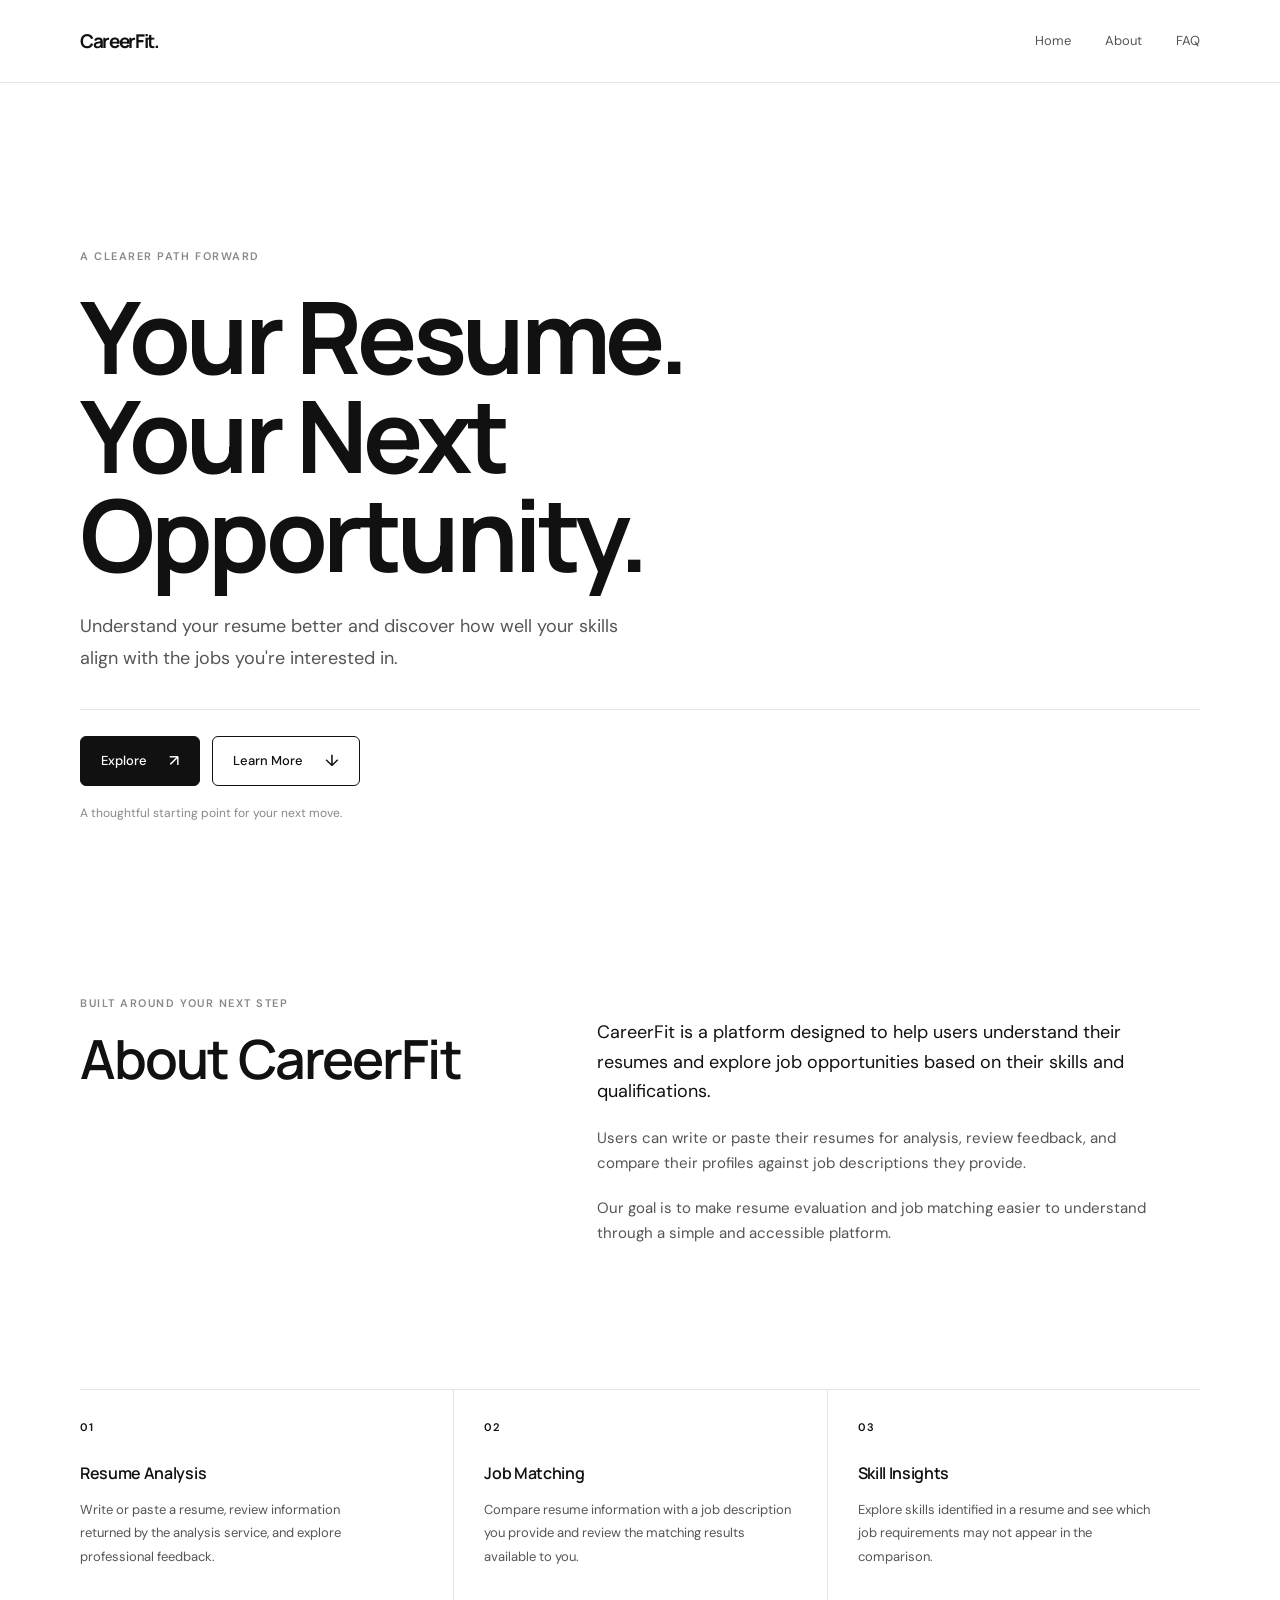
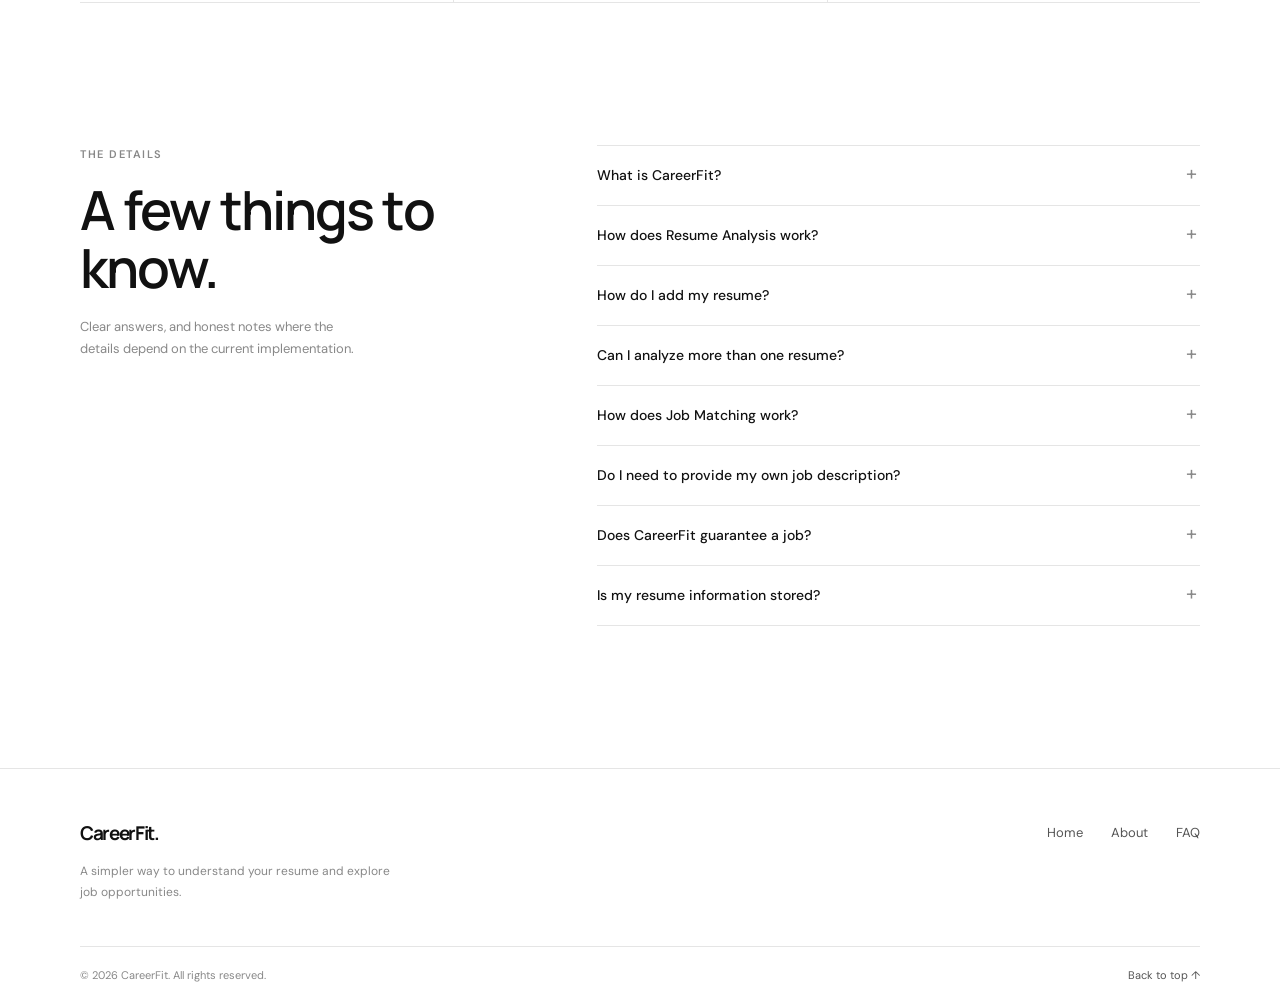
<file: SmartResumeAnalyzer/frontend/index.html>
<!doctype html>
<html lang="en">
  <head>
    <meta charset="utf-8">
    <meta name="viewport" content="width=device-width, initial-scale=1">
    <meta name="theme-color" content="#ffffff">
    <meta
      name="description"
      content="Understand your resume and explore how your skills align with the jobs you're interested in."
    >
    <title>CareerFit — Your Resume. Your Next Opportunity.</title>
    <link rel="preconnect" href="https://fonts.googleapis.com">
    <link rel="preconnect" href="https://fonts.gstatic.com" crossorigin>
    <link
      href="https://fonts.googleapis.com/css2?family=DM+Sans:wght@400;500;600&family=Manrope:wght@400;500;600;700;800&display=swap"
      rel="stylesheet"
    >
    <link rel="stylesheet" href="css/style.css">
  </head>
  <body>
    <header class="site-header" id="home">
      <div class="header-inner">
        <a class="wordmark" href="#home" aria-label="CareerFit home">CareerFit<span>.</span></a>
        <nav class="primary-nav" aria-label="Main navigation">
          <a href="#home" aria-current="page">Home</a>
          <a href="#about">About</a>
          <a href="#faq">FAQ</a>
        </nav>
      </div>
    </header>

    <main>
      <section class="hero page-width" aria-labelledby="hero-title">
        <p class="eyebrow">A clearer path forward</p>
        <h1 id="hero-title">Your Resume.<br>Your Next Opportunity.</h1>
        <p class="hero-copy">
          Understand your resume better and discover how well your skills align
          with the jobs you're interested in.
        </p>
        <div class="hero-rule" aria-hidden="true"></div>
        <div class="hero-actions">
          <a class="button button-primary" href="login.html">Explore<span aria-hidden="true">↗</span></a>
          <a class="button button-secondary" href="#about">Learn More<span aria-hidden="true">↓</span></a>
        </div>
        <p class="hero-note">A thoughtful starting point for your next move.</p>
      </section>

      <section class="about-section page-width section-space" id="about" aria-labelledby="about-title">
        <div class="section-intro">
          <p class="eyebrow">Built around your next step</p>
          <h2 id="about-title">About CareerFit</h2>
        </div>
        <div class="about-content">
          <p class="about-lede">
            CareerFit is a platform designed to help users understand their resumes
            and explore job opportunities based on their skills and qualifications.
          </p>
          <p>
            Users can write or paste their resumes for analysis, review feedback, and
            compare their profiles against job descriptions they provide.
          </p>
          <p>
            Our goal is to make resume evaluation and job matching easier to understand
            through a simple and accessible platform.
          </p>
        </div>
      </section>

      <section class="features page-width" aria-label="CareerFit features">
        <article class="feature">
          <p class="feature-number">01</p>
          <h3>Resume Analysis</h3>
          <p>Write or paste a resume, review information returned by the analysis service, and explore professional feedback.</p>
        </article>
        <article class="feature">
          <p class="feature-number">02</p>
          <h3>Job Matching</h3>
          <p>Compare resume information with a job description you provide and review the matching results available to you.</p>
        </article>
        <article class="feature">
          <p class="feature-number">03</p>
          <h3>Skill Insights</h3>
          <p>Explore skills identified in a resume and see which job requirements may not appear in the comparison.</p>
        </article>
      </section>

      <section class="faq-section page-width section-space" id="faq" aria-labelledby="faq-title">
        <div class="section-intro faq-intro">
          <p class="eyebrow">The details</p>
          <h2 id="faq-title">A few things to know.</h2>
          <p>Clear answers, and honest notes where the details depend on the current implementation.</p>
        </div>
        <div class="faq-list">
          <details class="faq-item">
            <summary>What is CareerFit?</summary>
            <p>CareerFit is designed to help you understand your resume and explore how your skills may align with job opportunities.</p>
          </details>
          <details class="faq-item">
            <summary>How does Resume Analysis work?</summary>
            <p>Write or paste your resume text and request analysis. Results depend on the analysis service connected to the application.</p>
          </details>
          <details class="faq-item">
            <summary>How do I add my resume?</summary>
            <p>Write or paste your resume as plain text in the Resume Analyzer. File uploads are not part of this workflow.</p>
          </details>
          <details class="faq-item">
            <summary>Can I analyze more than one resume?</summary>
            <p>This has not been confirmed in the current project files. The number of resumes you can analyze may depend on the implementation available to you.</p>
          </details>
          <details class="faq-item">
            <summary>How does Job Matching work?</summary>
            <p>The intended workflow compares information from a resume with job requirements and shows matching results. The exact comparison depends on the current implementation.</p>
          </details>
          <details class="faq-item">
            <summary>Do I need to provide my own job description?</summary>
            <p>The described matching workflow uses a job description you provide. Please check the current application for the options available in your version.</p>
          </details>
          <details class="faq-item">
            <summary>Does CareerFit guarantee a job?</summary>
            <p>No. Resume feedback and matching results are informational and cannot guarantee an interview, offer, or job.</p>
          </details>
          <details class="faq-item">
            <summary>Is my resume information stored?</summary>
            <p>Resume text is sent only to the connected backend when you explicitly save or analyze it. The current frontend does not keep resume text in browser storage.</p>
          </details>
        </div>
      </section>
    </main>

    <footer class="site-footer">
      <div class="footer-main page-width">
        <div class="footer-brand">
          <a class="wordmark" href="#home" aria-label="CareerFit home">CareerFit<span>.</span></a>
          <p>A simpler way to understand your resume and explore job opportunities.</p>
        </div>
        <nav class="footer-nav" aria-label="Footer navigation">
          <a href="#home">Home</a>
          <a href="#about">About</a>
          <a href="#faq">FAQ</a>
        </nav>
      </div>
      <div class="footer-bottom page-width">
        <p>© 2026 CareerFit. All rights reserved.</p>
        <a href="#home" class="back-to-top">Back to top ↑</a>
      </div>
    </footer>
  </body>
</html>
</file>
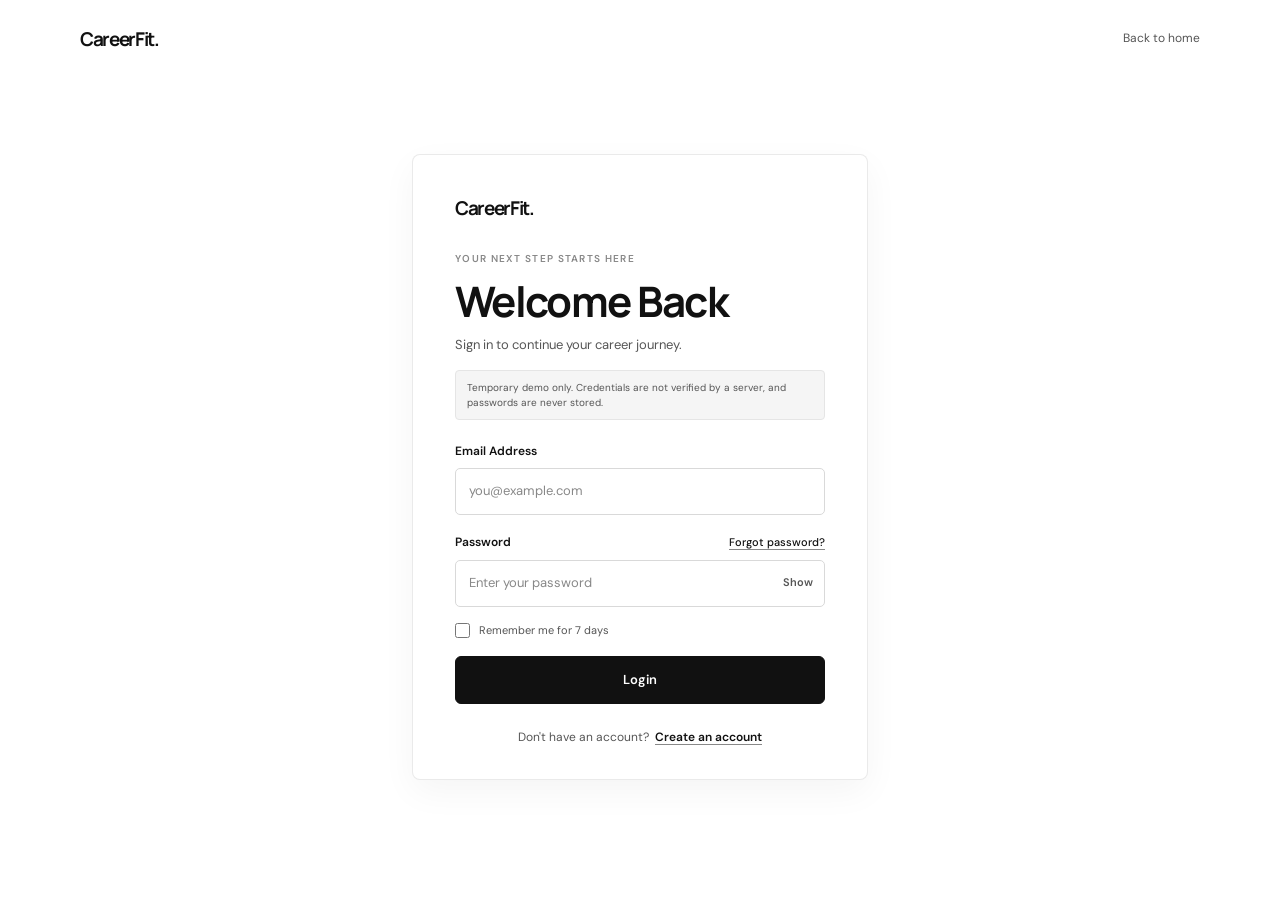
<file: SmartResumeAnalyzer/frontend/dashboard.html>
<!doctype html>
<html lang="en">
  <head>
    <meta charset="utf-8">
    <meta name="viewport" content="width=device-width, initial-scale=1">
    <meta name="theme-color" content="#f5f5f5">
    <meta name="description" content="Your CareerFit career workspace.">
    <title>Dashboard | CareerFit</title>
    <link rel="preconnect" href="https://fonts.googleapis.com">
    <link rel="preconnect" href="https://fonts.gstatic.com" crossorigin>
    <link
      href="https://fonts.googleapis.com/css2?family=DM+Sans:wght@400;500;600&family=Manrope:wght@400;500;600;700;800&display=swap"
      rel="stylesheet"
    >
    <link rel="stylesheet" href="css/dashboard.css">
    <link rel="stylesheet" href="css/editor.css">
    <script src="js/api.js" defer></script>
    <script src="js/services/careerfit.js" defer></script>
    <script src="js/session.js" defer></script>
    <script src="js/dashboard.js" defer></script>
  </head>
  <body>
    <div class="app-shell">
      <div class="sidebar-scrim" data-sidebar-scrim></div>
      <aside class="sidebar" id="app-sidebar" aria-label="CareerFit navigation">
        <a class="wordmark" href="index.html" aria-label="CareerFit home">CareerFit<span>.</span></a>

        <nav class="side-nav" aria-label="Main navigation">
          <p class="nav-caption">Workspace</p>
          <a class="nav-link" href="#dashboard" data-route="dashboard">
            <svg viewBox="0 0 24 24" aria-hidden="true"><rect x="3" y="3" width="8" height="8" rx="1"/><rect x="13" y="3" width="8" height="5" rx="1"/><rect x="13" y="10" width="8" height="11" rx="1"/><rect x="3" y="13" width="8" height="8" rx="1"/></svg>
            <span>Dashboard</span>
          </a>
          <a class="nav-link" href="#resume-analyzer" data-route="resume-analyzer" data-new-resume>
            <svg viewBox="0 0 24 24" aria-hidden="true"><path d="M14 2H6a2 2 0 0 0-2 2v16a2 2 0 0 0 2 2h12a2 2 0 0 0 2-2V8z"/><path d="M14 2v6h6M8 13h8M8 17h8M8 9h2"/></svg>
            <span>Resume Analyzer</span>
          </a>
          <a class="nav-link" href="#job-matcher" data-route="job-matcher">
            <svg viewBox="0 0 24 24" aria-hidden="true"><circle cx="11" cy="11" r="7"/><path d="m20 20-4-4M8 11h6M11 8v6"/></svg>
            <span>Job Matcher</span>
          </a>
          <a class="nav-link" href="#my-resumes" data-route="my-resumes">
            <svg viewBox="0 0 24 24" aria-hidden="true"><path d="M4 5.5A2.5 2.5 0 0 1 6.5 3H20v16H6.5A2.5 2.5 0 0 1 4 16.5z"/><path d="M4 16.5A2.5 2.5 0 0 1 6.5 14H20M8 7h8M8 10h6"/></svg>
            <span>My Resumes</span>
          </a>
          <a class="nav-link" href="#match-history" data-route="match-history">
            <svg viewBox="0 0 24 24" aria-hidden="true"><path d="M3 12a9 9 0 1 0 2.64-6.36L3 8"/><path d="M3 3v5h5M12 7v5l3 2"/></svg>
            <span>Match History</span>
          </a>
        </nav>

        <nav class="side-nav side-nav-bottom" aria-label="Account navigation">
          <p class="nav-caption">Account</p>
          <a class="nav-link" href="#profile" data-route="profile">
            <svg viewBox="0 0 24 24" aria-hidden="true"><circle cx="12" cy="8" r="4"/><path d="M5 21a7 7 0 0 1 14 0"/></svg>
            <span>Profile</span>
          </a>
          <a class="nav-link" href="#settings" data-route="settings">
            <svg viewBox="0 0 24 24" aria-hidden="true"><path d="M12 8a4 4 0 1 0 0 8 4 4 0 0 0 0-8z"/><path d="m19.4 15 .1.1 1.4 1.1-1.4 2.4-1.7-.7a8 8 0 0 1-1.6.9l-.3 1.8h-2.8l-.3-1.8a8 8 0 0 1-1.6-.9l-1.7.7-1.4-2.4 1.4-1.1a7 7 0 0 1 0-1.9l-1.4-1.2 1.4-2.4 1.7.7a8 8 0 0 1 1.6-.9l.3-1.8h2.8l.3 1.8a8 8 0 0 1 1.6.9l1.7-.7 1.4 2.4-1.4 1.2a7 7 0 0 1-.1 1.8z" transform="translate(-1 -1) scale(1.08)"/></svg>
            <span>Settings</span>
          </a>
          <a class="nav-link logout-link" href="login.html" data-logout>
            <svg viewBox="0 0 24 24" aria-hidden="true"><path d="M10 17l5-5-5-5M15 12H3"/><path d="M12 3h6a2 2 0 0 1 2 2v14a2 2 0 0 1-2 2h-6"/></svg>
            <span>Logout</span>
          </a>
        </nav>
        <p class="sidebar-footnote" data-session-status role="status" aria-live="polite">Temporary demo session</p>
      </aside>

      <div class="main-column">
        <header class="topbar">
          <button class="menu-toggle" type="button" aria-label="Open navigation" aria-controls="app-sidebar" aria-expanded="false" data-menu-toggle>
            <svg viewBox="0 0 24 24" aria-hidden="true"><path d="M4 6h16M4 12h16M4 18h16"/></svg>
          </button>
          <a class="wordmark mobile-wordmark" href="index.html" aria-label="CareerFit home">CareerFit<span>.</span></a>
          <span class="topbar-label">Career workspace</span>
        </header>
        <main class="page-content" id="page-content" tabindex="-1"></main>
      </div>
    </div>
  </body>
</html>
</file>
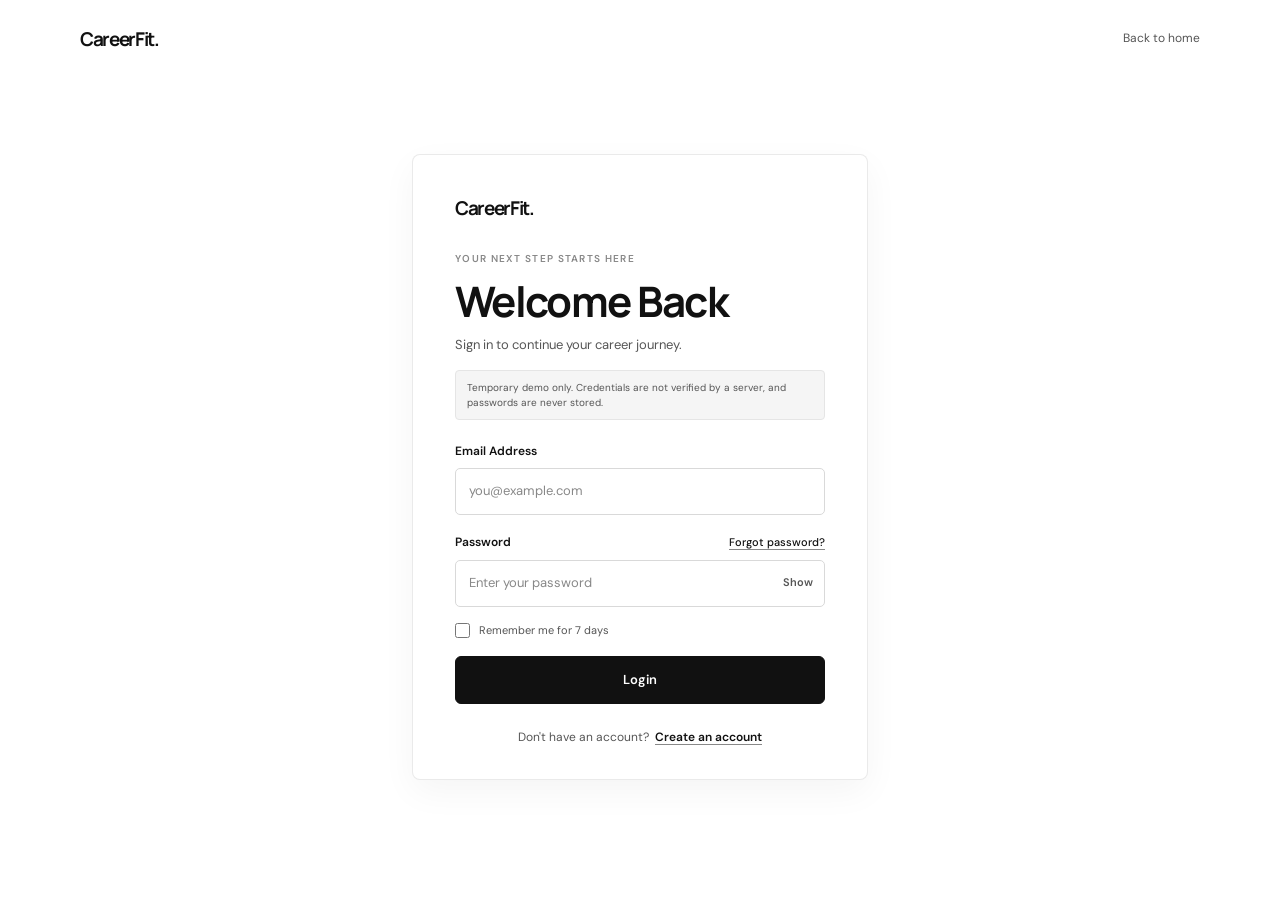
<file: SmartResumeAnalyzer/frontend/login.html>
<!doctype html>
<html lang="en">
  <head>
    <meta charset="utf-8">
    <meta name="viewport" content="width=device-width, initial-scale=1">
    <meta name="theme-color" content="#ffffff">
    <meta name="description" content="Sign in to CareerFit.">
    <title>Sign In | CareerFit</title>
    <link rel="preconnect" href="https://fonts.googleapis.com">
    <link rel="preconnect" href="https://fonts.gstatic.com" crossorigin>
    <link
      href="https://fonts.googleapis.com/css2?family=DM+Sans:wght@400;500;600&family=Manrope:wght@400;500;600;700;800&display=swap"
      rel="stylesheet"
    >
    <link rel="stylesheet" href="css/auth.css">
    <script src="js/session.js" defer></script>
    <script src="js/auth.js" defer></script>
  </head>
  <body>
    <header class="auth-header">
      <a class="wordmark" href="index.html" aria-label="CareerFit home">CareerFit<span>.</span></a>
      <a class="back-link" href="index.html">Back to home</a>
    </header>

    <main class="auth-main">
      <section class="auth-card" aria-labelledby="auth-title">
        <a class="wordmark card-wordmark" href="index.html" aria-label="CareerFit home">CareerFit<span>.</span></a>
        <p class="eyebrow">Your next step starts here</p>
        <h1 id="auth-title">Welcome Back</h1>
        <p class="auth-subtitle">Sign in to continue your career journey.</p>
        <p class="demo-notice">Temporary demo only. Credentials are not verified by a server, and passwords are never stored.</p>

        <form class="auth-form" data-auth-form="login" novalidate>
          <div class="form-field">
            <label for="login-email">Email Address</label>
            <input
              id="login-email"
              name="email"
              type="email"
              autocomplete="email"
              placeholder="you@example.com"
              required
              aria-describedby="login-email-error"
            >
            <p class="field-error" id="login-email-error" aria-live="polite"></p>
          </div>

          <div class="form-field">
            <div class="label-row">
              <label for="login-password">Password</label>
              <a class="text-link forgot-link" href="#">Forgot password?</a>
            </div>
            <div class="password-control">
              <input
                id="login-password"
                name="password"
                type="password"
                autocomplete="current-password"
                placeholder="Enter your password"
                required
                aria-describedby="login-password-error"
              >
              <button class="password-toggle" type="button" aria-controls="login-password" aria-pressed="false">Show</button>
            </div>
            <p class="field-error" id="login-password-error" aria-live="polite"></p>
          </div>

          <label class="checkbox-row remember-row" for="remember-me">
            <input id="remember-me" name="remember" type="checkbox">
            <span>Remember me for 7 days</span>
          </label>

          <button class="submit-button" type="submit">Login</button>
          <p class="form-status" data-form-status role="status" aria-live="polite"></p>
        </form>

        <p class="auth-switch">
          Don't have an account?
          <a class="text-link" href="register.html">Create an account</a>
        </p>
      </section>
    </main>
  </body>
</html>
</file>
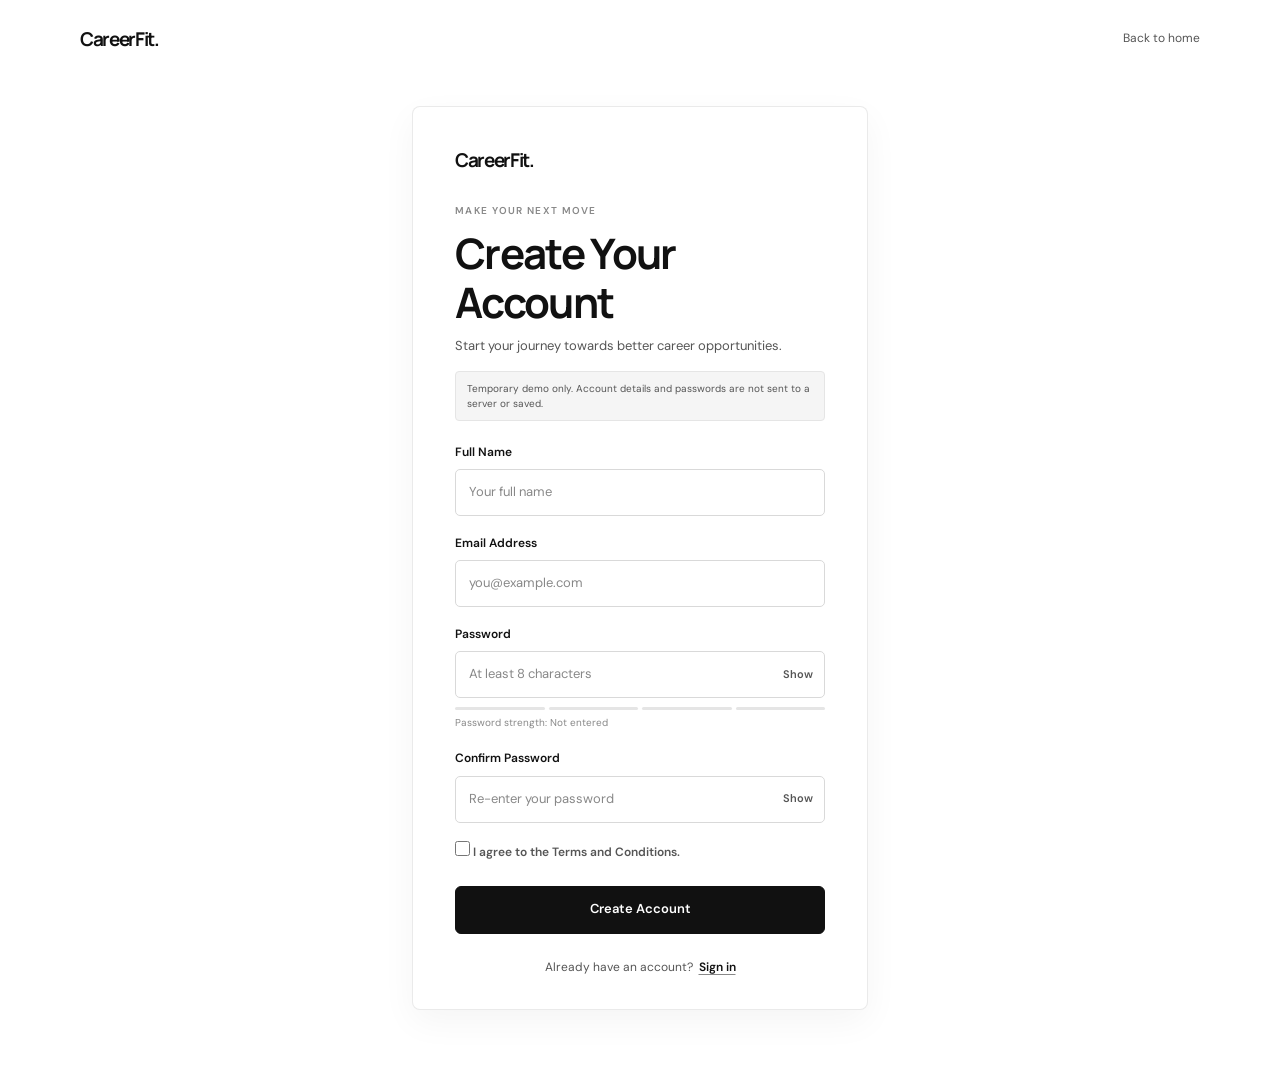
<file: SmartResumeAnalyzer/frontend/register.html>
<!doctype html>
<html lang="en">
  <head>
    <meta charset="utf-8">
    <meta name="viewport" content="width=device-width, initial-scale=1">
    <meta name="theme-color" content="#ffffff">
    <meta name="description" content="Create a CareerFit account.">
    <title>Create an Account | CareerFit</title>
    <link rel="preconnect" href="https://fonts.googleapis.com">
    <link rel="preconnect" href="https://fonts.gstatic.com" crossorigin>
    <link
      href="https://fonts.googleapis.com/css2?family=DM+Sans:wght@400;500;600&family=Manrope:wght@400;500;600;700;800&display=swap"
      rel="stylesheet"
    >
    <link rel="stylesheet" href="css/auth.css">
    <script src="js/session.js" defer></script>
    <script src="js/auth.js" defer></script>
  </head>
  <body>
    <header class="auth-header">
      <a class="wordmark" href="index.html" aria-label="CareerFit home">CareerFit<span>.</span></a>
      <a class="back-link" href="index.html">Back to home</a>
    </header>

    <main class="auth-main auth-main-register">
      <section class="auth-card" aria-labelledby="auth-title">
        <a class="wordmark card-wordmark" href="index.html" aria-label="CareerFit home">CareerFit<span>.</span></a>
        <p class="eyebrow">Make your next move</p>
        <h1 id="auth-title">Create Your Account</h1>
        <p class="auth-subtitle">Start your journey towards better career opportunities.</p>
        <p class="demo-notice">Temporary demo only. Account details and passwords are not sent to a server or saved.</p>

        <form class="auth-form" data-auth-form="register" novalidate>
          <div class="form-field">
            <label for="register-name">Full Name</label>
            <input
              id="register-name"
              name="name"
              type="text"
              autocomplete="name"
              placeholder="Your full name"
              required
              aria-describedby="register-name-error"
            >
            <p class="field-error" id="register-name-error" aria-live="polite"></p>
          </div>

          <div class="form-field">
            <label for="register-email">Email Address</label>
            <input
              id="register-email"
              name="email"
              type="email"
              autocomplete="email"
              placeholder="you@example.com"
              required
              aria-describedby="register-email-error"
            >
            <p class="field-error" id="register-email-error" aria-live="polite"></p>
          </div>

          <div class="form-field">
            <label for="register-password">Password</label>
            <div class="password-control">
              <input
                id="register-password"
                name="password"
                type="password"
                autocomplete="new-password"
                placeholder="At least 8 characters"
                required
                minlength="8"
                aria-describedby="register-password-error password-strength"
              >
              <button class="password-toggle" type="button" aria-controls="register-password" aria-pressed="false">Show</button>
            </div>
            <p class="field-error" id="register-password-error" aria-live="polite"></p>
            <div class="strength-wrap">
              <div class="strength-meter" data-strength-meter>
                <span></span><span></span><span></span><span></span>
              </div>
              <p class="password-strength" id="password-strength" data-password-strength aria-live="polite">Password strength: Not entered</p>
            </div>
          </div>

          <div class="form-field">
            <label for="register-confirm-password">Confirm Password</label>
            <div class="password-control">
              <input
                id="register-confirm-password"
                name="confirmPassword"
                type="password"
                autocomplete="new-password"
                placeholder="Re-enter your password"
                required
                aria-describedby="register-confirm-password-error"
              >
              <button class="password-toggle" type="button" aria-controls="register-confirm-password" aria-pressed="false">Show</button>
            </div>
            <p class="field-error" id="register-confirm-password-error" aria-live="polite"></p>
          </div>

          <div class="form-field terms-field">
            <label class="checkbox-row" for="terms">
              <input id="terms" name="terms" type="checkbox" required aria-describedby="terms-error">
              <span>I agree to the Terms and Conditions.</span>
            </label>
            <p class="field-error" id="terms-error" aria-live="polite"></p>
          </div>

          <button class="submit-button" type="submit">Create Account</button>
          <p class="form-status" data-form-status role="status" aria-live="polite"></p>
        </form>

        <p class="auth-switch">
          Already have an account?
          <a class="text-link" href="login.html">Sign in</a>
        </p>
      </section>
    </main>
  </body>
</html>
</file>
<file: SmartResumeAnalyzer/frontend/css/style.css>
:root {
  color-scheme: light;
  --paper: #ffffff;
  --white: #ffffff;
  --ink: #111111;
  --muted: #888888;
  --line: #e5e5e5;
  --serif: "Manrope", Arial, sans-serif;
  --sans: "DM Sans", Arial, sans-serif;
}

* {
  box-sizing: border-box;
}

h1,
h2,
h3,
h4,
h5,
h6 {
  font-family: var(--serif);
}

html {
  scroll-behavior: smooth;
  scroll-padding-top: 6rem;
}

body {
  margin: 0;
  background: var(--paper);
  color: var(--ink);
  font-family: var(--sans);
  font-size: 15px;
  line-height: 1.7;
  -webkit-font-smoothing: antialiased;
}

a {
  color: inherit;
  text-decoration: none;
}

a:focus-visible,
summary:focus-visible {
  outline: 2px solid var(--ink);
  outline-offset: 5px;
}

.page-width,
.header-inner {
  width: min(1120px, calc(100% - 64px));
  margin-inline: auto;
}

.site-header {
  border-bottom: 1px solid var(--line);
}

.header-inner {
  min-height: 82px;
  display: flex;
  align-items: center;
  justify-content: space-between;
}

.primary-nav,
.footer-nav {
  display: flex;
  align-items: center;
  gap: 34px;
}

.primary-nav a,
.footer-nav a,
.back-to-top {
  color: #555555;
  font-size: 13px;
  transition: color 160ms ease, transform 160ms ease;
}

.primary-nav a:hover,
.footer-nav a:hover,
.back-to-top:hover {
  color: var(--ink);
}

.primary-nav a:hover,
.footer-nav a:hover {
  transform: scale(1.06);
}

.wordmark {
  font-family: var(--serif);
  font-size: 19px;
  font-weight: 700;
  letter-spacing: -0.07em;
}

.wordmark span {
  color: #111111;
}

.hero {
  padding-top: clamp(92px, 13vw, 164px);
  padding-bottom: 28px;
}

.eyebrow {
  margin: 0 0 20px;
  color: var(--muted);
  font-size: 11px;
  font-weight: 600;
  letter-spacing: 0.14em;
  text-transform: uppercase;
}

.hero h1 {
  max-width: 780px;
  margin: 0;
  font-family: var(--serif);
  font-size: clamp(54px, 8.3vw, 100px);
  font-weight: 700;
  letter-spacing: -0.045em;
  line-height: 0.99;
}

.hero-copy {
  max-width: 550px;
  margin: 27px 0 0;
  color: #555555;
  font-size: clamp(16px, 1.8vw, 18px);
  line-height: 1.8;
}

.hero-actions {
  display: flex;
  flex-wrap: wrap;
  gap: 12px;
  margin-top: 26px;
}

.button {
  min-height: 50px;
  display: inline-flex;
  align-items: center;
  justify-content: center;
  gap: 22px;
  padding: 0 20px;
  border: 1px solid var(--ink);
  border-radius: 6px;
  font-size: 13px;
  font-weight: 500;
  transition: background-color 160ms ease, color 160ms ease, transform 160ms ease;
}

.button:hover {
  transform: scale(1.04);
}

.button-primary {
  background: var(--ink);
  color: var(--white);
}

.button-primary:hover {
  background: #333333;
}

.button-secondary {
  background: transparent;
  color: var(--ink);
}

.button-secondary:hover {
  background: var(--white);
}

.button span {
  font-size: 16px;
  line-height: 1;
}

.hero-rule {
  height: 1px;
  margin-top: 35px;
  background: var(--line);
}

.hero-note {
  margin: 17px 0 0;
  color: var(--muted);
  font-size: 12px;
}

.section-space {
  padding-top: clamp(88px, 12vw, 142px);
  padding-bottom: clamp(88px, 12vw, 142px);
}

.about-section {
  display: grid;
  grid-template-columns: minmax(210px, 0.85fr) minmax(0, 1.15fr);
  gap: 72px;
}

.section-intro .eyebrow {
  margin-bottom: 16px;
}

.section-intro h2 {
  margin: 0;
  font-family: var(--serif);
  font-size: clamp(38px, 5vw, 54px);
  font-weight: 600;
  letter-spacing: -0.035em;
  line-height: 1.08;
}

.about-content {
  max-width: 580px;
  padding-top: 24px;
  color: #555555;
}

.about-content p {
  margin: 0 0 19px;
}

.about-content p:last-child {
  margin-bottom: 0;
}

.about-content .about-lede {
  color: var(--ink);
  font-size: 18px;
  line-height: 1.65;
}

.features {
  display: grid;
  grid-template-columns: repeat(3, minmax(0, 1fr));
  border-top: 1px solid var(--line);
  border-bottom: 1px solid var(--line);
}

.feature {
  padding: 28px 30px 34px 0;
}

.feature + .feature {
  padding-left: 30px;
  border-left: 1px solid var(--line);
}

.feature-number {
  margin: 0 0 23px;
  color: #111111;
  font-size: 11px;
  font-weight: 600;
  letter-spacing: 0.1em;
}

.feature h3 {
  margin: 0 0 11px;
  font-size: 16px;
  font-weight: 600;
  letter-spacing: -0.02em;
}

.feature > p:last-child {
  max-width: 310px;
  margin: 0;
  color: #555555;
  font-size: 13px;
  line-height: 1.8;
}

.faq-section {
  display: grid;
  grid-template-columns: minmax(210px, 0.85fr) minmax(0, 1.15fr);
  gap: 72px;
}

.faq-intro > p:last-child {
  max-width: 280px;
  margin: 20px 0 0;
  color: var(--muted);
  font-size: 13px;
}

.faq-list {
  border-top: 1px solid var(--line);
}

.faq-item {
  border-bottom: 1px solid var(--line);
}

.faq-item summary {
  position: relative;
  padding: 19px 36px 19px 0;
  font-size: 14px;
  font-weight: 500;
  line-height: 1.5;
  list-style: none;
  cursor: pointer;
}

.faq-item summary::-webkit-details-marker {
  display: none;
}

.faq-item summary::after {
  content: "+";
  position: absolute;
  top: 17px;
  right: 3px;
  color: var(--muted);
  font-size: 20px;
  font-weight: 400;
  line-height: 1;
}

.faq-item[open] summary::after {
  content: "−";
}

.faq-item p {
  max-width: 590px;
  margin: -2px 32px 20px 0;
  color: #555555;
  font-size: 13px;
  line-height: 1.8;
}

.site-footer {
  padding-top: 48px;
  border-top: 1px solid var(--line);
}

.footer-main,
.footer-bottom {
  display: flex;
  align-items: flex-start;
  justify-content: space-between;
}

.footer-main {
  padding-bottom: 44px;
}

.footer-brand p {
  max-width: 315px;
  margin: 12px 0 0;
  color: var(--muted);
  font-size: 12px;
}

.footer-nav {
  padding-top: 5px;
  gap: 28px;
}

.footer-bottom {
  min-height: 58px;
  align-items: center;
  border-top: 1px solid var(--line);
}

.footer-bottom p {
  margin: 0;
  color: var(--muted);
  font-size: 11px;
}

.back-to-top {
  font-size: 11px;
}

@media (max-width: 700px) {
  .page-width,
  .header-inner {
    width: min(100% - 40px, 540px);
  }

  .header-inner {
    min-height: 70px;
  }

  .primary-nav {
    gap: 20px;
  }

  .primary-nav a {
    font-size: 12px;
  }

  .hero {
    padding-top: 94px;
  }

  .hero h1 {
    font-size: clamp(51px, 11vw, 76px);
  }

  .about-section,
  .faq-section {
    grid-template-columns: 1fr;
    gap: 28px;
  }

  .about-content {
    padding-top: 0;
  }

  .features {
    grid-template-columns: 1fr;
  }

  .feature,
  .feature + .feature {
    padding: 24px 0;
    border-left: 0;
  }

  .feature + .feature {
    border-top: 1px solid var(--line);
  }

  .feature-number {
    margin-bottom: 14px;
  }
}

@media (max-width: 420px) {
  .page-width,
  .header-inner {
    width: calc(100% - 32px);
  }

  .primary-nav {
    gap: 14px;
  }

  .wordmark {
    font-size: 17px;
  }

  .hero-actions {
    align-items: stretch;
    flex-direction: column;
  }

  .button {
    justify-content: space-between;
  }

  .footer-main {
    gap: 22px;
    flex-direction: column;
  }

  .footer-nav {
    gap: 22px;
  }
}

@media (prefers-reduced-motion: reduce) {
  html {
    scroll-behavior: auto;
  }

  *,
  *::before,
  *::after {
    transition-duration: 0.01ms !important;
  }

  .button:hover,
  .primary-nav a:hover,
  .footer-nav a:hover {
    transform: none;
  }
}
</file>
<file: SmartResumeAnalyzer/frontend/css/dashboard.css>
:root {
  color-scheme: light;
  --paper: #f5f5f5;
  --white: #ffffff;
  --ink: #111111;
  --muted: #888888;
  --line: #e5e5e5;
  --input-border: #d9d9d9;
  --accent: #111111;
  --accent-soft: #888888;
  --dark: #111111;
  --error: #555555;
  --sidebar-width: 248px;
  --serif: "Manrope", Arial, sans-serif;
  --sans: "DM Sans", Arial, sans-serif;
}

* {
  box-sizing: border-box;
}

h1,
h2,
h3,
h4,
h5,
h6 {
  font-family: var(--serif);
}

body {
  min-width: 320px;
  min-height: 100vh;
  margin: 0;
  background: var(--paper);
  color: var(--ink);
  font-family: var(--sans);
  font-size: 13px;
  line-height: 1.6;
  -webkit-font-smoothing: antialiased;
}

a {
  color: inherit;
  text-decoration: none;
}

button,
input,
select,
textarea {
  font: inherit;
}

a:focus-visible,
button:focus-visible,
input:focus-visible,
select:focus-visible,
textarea:focus-visible {
  outline: 2px solid #111111;
  outline-offset: 3px;
}

.app-shell {
  min-height: 100vh;
}

.sidebar {
  position: fixed;
  inset: 0 auto 0 0;
  z-index: 20;
  width: var(--sidebar-width);
  display: flex;
  flex-direction: column;
  padding: 27px 18px 18px;
  border-right: 1px solid var(--line);
  background: var(--white);
}

.wordmark {
  font-family: var(--serif);
  display: inline-block;
  width: fit-content;
  margin: 0 0 42px 10px;
  font-size: 20px;
  font-weight: 700;
  letter-spacing: -0.07em;
}

.wordmark span {
  color: var(--accent);
}

.side-nav {
  display: grid;
  gap: 5px;
}

.nav-caption {
  margin: 0 10px 8px;
  color: #888888;
  font-size: 10px;
  font-weight: 600;
  letter-spacing: 0.12em;
  text-transform: uppercase;
}

.nav-link {
  min-height: 43px;
  display: flex;
  align-items: center;
  gap: 12px;
  padding: 0 11px;
  border-radius: 5px;
  color: #555555;
  font-size: 12px;
  font-weight: 500;
  transition: background-color 140ms ease, color 140ms ease;
}

.nav-link svg {
  width: 17px;
  height: 17px;
  flex: 0 0 auto;
  fill: none;
  stroke: currentColor;
  stroke-width: 1.6;
  stroke-linecap: round;
  stroke-linejoin: round;
}

.nav-link:hover {
  background: #f5f5f5;
  color: var(--ink);
}

.nav-link[aria-current="page"] {
  background: #f5f5f5;
  color: var(--ink);
  font-weight: 600;
}

.side-nav-bottom {
  margin-top: auto;
}

.logout-link {
  margin-top: 6px;
}

.sidebar-footnote {
  margin: 20px 10px 0;
  padding-top: 15px;
  border-top: 1px solid #e5e5e5;
  color: #888888;
  font-size: 10px;
}

.main-column {
  min-height: 100vh;
  margin-left: var(--sidebar-width);
}

.topbar {
  height: 68px;
  display: flex;
  align-items: center;
  justify-content: flex-end;
  gap: 12px;
  padding: 0 clamp(24px, 5vw, 64px);
  border-bottom: 1px solid var(--line);
  background: rgba(245, 245, 245, 0.92);
}

.topbar-label {
  color: var(--muted);
  font-size: 11px;
}

.mobile-wordmark,
.menu-toggle {
  display: none;
}

.page-content {
  width: min(1120px, 100%);
  margin-inline: auto;
  padding: 44px clamp(24px, 5vw, 64px) 64px;
}

.dashboard-hero {
  position: relative;
  overflow: hidden;
  margin-bottom: 20px;
  padding: 30px 34px 27px;
  border-radius: 5px;
  background: var(--dark);
  color: var(--white);
}

.dashboard-hero::after {
  position: absolute;
  top: 0;
  right: 0;
  width: 4px;
  height: 100%;
  background: var(--accent-soft);
  content: "";
}

.dashboard-kicker,
.panel-kicker {
  margin: 0 0 8px;
  color: var(--accent-soft);
  font-size: 9px;
  font-weight: 600;
  letter-spacing: 0.13em;
  text-transform: uppercase;
}

.dashboard-kicker span {
  padding-inline: 5px;
  color: #888888;
}

.dashboard-hero h1 {
  margin: 0;
  font-family: var(--serif);
  font-size: clamp(36px, 4vw, 46px);
  font-weight: 700;
  letter-spacing: -0.04em;
  line-height: 1.12;
}

.dashboard-subtitle {
  max-width: 580px;
  margin: 9px 0 0;
  color: #888888;
  font-size: 12px;
}

.welcome-line {
  margin: 17px 0 0;
  color: #888888;
  font-size: 11px;
}

.welcome-line span {
  margin-left: 4px;
  color: var(--white);
  font-weight: 600;
}

.page-heading {
  margin-bottom: 28px;
}

.page-heading h1 {
  margin: 0;
  font-family: var(--serif);
  font-size: clamp(34px, 4vw, 42px);
  font-weight: 700;
  letter-spacing: -0.04em;
  line-height: 1.15;
}

.page-heading p {
  max-width: 650px;
  margin: 9px 0 0;
  color: var(--muted);
  font-size: 13px;
}

.stats-grid {
  display: grid;
  grid-template-columns: repeat(4, minmax(0, 1fr));
  gap: 12px;
  margin-bottom: 20px;
}

.stat-card,
.panel,
.profile-card,
.setting-card {
  border: 1px solid var(--line);
  border-radius: 5px;
  background: var(--white);
  box-shadow: 0 5px 16px rgba(17, 17, 17, 0.035);
}

.stat-card {
  min-height: 132px;
  padding: 15px 16px 13px;
  transition: transform 160ms ease, box-shadow 160ms ease;
}

.stat-card:hover {
  transform: translateY(-2px);
  box-shadow: 0 9px 20px rgba(17, 17, 17, 0.07);
}

.stat-card:nth-child(1) {
  border-top: 2px solid #e5e5e5;
}

.stat-card:nth-child(2) {
  border-top: 2px solid #e5e5e5;
}

.stat-card:nth-child(3) {
  border-top: 2px solid #e5e5e5;
}

.stat-card:nth-child(4) {
  border-top: 2px solid #e5e5e5;
}

.stat-card-top {
  display: flex;
  align-items: center;
  justify-content: space-between;
  gap: 10px;
}

.stat-label {
  display: block;
  color: #555555;
  font-size: 10px;
  font-weight: 500;
}

.stat-icon,
.overview-icon {
  width: 30px;
  height: 30px;
  display: grid;
  flex: 0 0 auto;
  place-items: center;
  border: 1px solid #e5e5e5;
  border-radius: 4px;
  background: #f5f5f5;
  color: #555555;
}

.stat-icon svg,
.overview-icon svg,
.activity-symbol svg {
  width: 15px;
  height: 15px;
  fill: none;
  stroke: currentColor;
  stroke-width: 1.6;
  stroke-linecap: round;
  stroke-linejoin: round;
}

.stat-value {
  display: block;
  margin-top: 14px;
  font-family: var(--sans);
  font-size: 29px;
  font-weight: 600;
  letter-spacing: -0.05em;
  line-height: 1;
}

.stat-footnote {
  display: block;
  margin-top: 8px;
  color: #888888;
  font-size: 9px;
}

.section-heading {
  display: flex;
  align-items: end;
  justify-content: space-between;
  gap: 16px;
  margin: 0 0 14px;
}

.section-heading h2 {
  margin: 0;
  font-family: var(--serif);
  font-size: 23px;
  font-weight: 600;
  letter-spacing: -0.025em;
  line-height: 1.3;
}

.section-heading p {
  margin: 3px 0 0;
  color: var(--muted);
  font-size: 11px;
}

.dashboard-lower-grid {
  display: grid;
  grid-template-columns: minmax(0, 1.08fr) minmax(310px, 0.92fr);
  align-items: stretch;
  gap: 14px;
}

.activity-panel {
  min-height: 360px;
}

.activity-heading {
  min-height: 76px;
  display: flex;
  align-items: center;
  justify-content: space-between;
  gap: 12px;
  padding: 15px 18px;
  border-bottom: 1px solid var(--line);
}

.activity-heading .panel-kicker,
.overview-heading .panel-kicker {
  margin-bottom: 3px;
}

.panel-heading.activity-heading h2,
.overview-heading h2 {
  margin: 0;
  font-family: var(--serif);
  font-size: 20px;
  font-weight: 600;
  letter-spacing: -0.025em;
  line-height: 1.25;
}

.activity-period {
  color: #888888;
  font-size: 9px;
}

.activity-list {
  padding: 2px 18px;
}

.activity-empty {
  min-height: 260px;
  display: grid;
  align-content: center;
  justify-items: center;
  padding: 25px;
  text-align: center;
}

.activity-empty strong {
  color: #555555;
  font-size: 12px;
  font-weight: 500;
}

.activity-empty p {
  max-width: 250px;
  margin: 5px 0 0;
  color: var(--muted);
  font-size: 10px;
}

.activity-row {
  min-height: 72px;
  display: grid;
  grid-template-columns: 31px minmax(0, 1fr) auto;
  align-items: center;
  gap: 11px;
  padding: 11px 0;
  border-bottom: 1px solid #e5e5e5;
}

.activity-row:last-child {
  border-bottom: 0;
}

.activity-symbol {
  width: 30px;
  height: 30px;
  display: grid;
  place-items: center;
  border: 1px solid var(--line);
  border-radius: 4px;
  background: #f5f5f5;
  color: #555555;
}

.activity-content {
  min-width: 0;
}

.activity-content h3 {
  overflow: hidden;
  margin: 0;
  font-size: 11px;
  font-weight: 600;
  text-overflow: ellipsis;
  white-space: nowrap;
}

.activity-content p {
  overflow: hidden;
  margin: 3px 0 0;
  color: var(--muted);
  font-size: 10px;
  text-overflow: ellipsis;
  white-space: nowrap;
}

.activity-row time {
  color: #888888;
  font-size: 9px;
  white-space: nowrap;
}

.overview-stack {
  display: grid;
  align-content: start;
  gap: 14px;
}

.overview-card {
  padding: 16px 17px 0;
  border: 1px solid var(--line);
  border-radius: 5px;
  background: var(--white);
  box-shadow: 0 5px 16px rgba(17, 17, 17, 0.035);
}

.matching-overview {
  background: #f5f5f5;
}

.overview-heading {
  display: flex;
  align-items: center;
  gap: 11px;
}

.overview-icon {
  width: 34px;
  height: 34px;
}

.overview-metrics {
  display: grid;
  grid-template-columns: repeat(2, minmax(0, 1fr));
  gap: 12px;
  margin-top: 16px;
  padding-bottom: 15px;
}

.overview-metrics div {
  display: grid;
  gap: 5px;
}

.overview-metrics span,
.overview-recent > span {
  color: var(--muted);
  font-size: 9px;
}

.overview-metrics strong {
  font-size: 19px;
  font-weight: 600;
  letter-spacing: -0.04em;
}

.overview-recent {
  display: grid;
  gap: 4px;
  margin-inline: -17px;
  padding: 11px 17px 13px;
  border-top: 1px solid #e5e5e5;
}

.overview-recent strong {
  overflow: hidden;
  font-size: 10px;
  font-weight: 500;
  text-overflow: ellipsis;
  white-space: nowrap;
}

.overview-recent time {
  color: #888888;
  font-size: 9px;
}

.overview-recent time:empty {
  display: none;
}

.button {
  min-height: 37px;
  display: inline-flex;
  align-items: center;
  justify-content: center;
  gap: 8px;
  padding: 0 14px;
  border: 1px solid var(--ink);
  border-radius: 5px;
  background: var(--ink);
  color: var(--white);
  font-size: 11px;
  font-weight: 500;
  cursor: pointer;
  transition: background-color 140ms ease, transform 140ms ease;
}

.button:hover {
  transform: translateY(-1px);
  background: #333333;
}

.button svg {
  width: 14px;
  height: 14px;
  fill: none;
  stroke: currentColor;
  stroke-width: 1.7;
  stroke-linecap: round;
  stroke-linejoin: round;
}

.button-secondary {
  border-color: var(--line);
  background: var(--white);
  color: var(--ink);
}

.button-secondary:hover {
  background: #f5f5f5;
}

.panel {
  overflow: hidden;
}

.panel-heading {
  padding: 17px 19px;
  border-bottom: 1px solid var(--line);
}

.panel-heading.activity-heading {
  padding: 15px 18px;
}

.panel-heading:not(.activity-heading) h2,
.panel-heading h3 {
  margin: 0;
  font-size: 13px;
  font-weight: 600;
}

.panel-heading p {
  margin: 4px 0 0;
  color: var(--muted);
  font-size: 11px;
}

.empty-state {
  min-height: 126px;
  display: grid;
  align-content: center;
  justify-items: center;
  gap: 5px;
  padding: 22px;
  color: var(--muted);
  text-align: center;
}

.empty-state strong {
  color: #555555;
  font-size: 12px;
  font-weight: 500;
}

.empty-state p {
  max-width: 460px;
  margin: 0;
  font-size: 11px;
}

.two-column {
  display: grid;
  grid-template-columns: minmax(0, 1.2fr) minmax(260px, 0.8fr);
  gap: 18px;
}

.form-panel {
  padding: 21px;
}

.form-panel h2 {
  margin: 0 0 5px;
  font-family: var(--serif);
  font-size: 21px;
  font-weight: 600;
}

.form-panel > p {
  margin: 0 0 19px;
  color: var(--muted);
  font-size: 11px;
}

.form-field {
  margin-bottom: 16px;
}

.form-field label {
  display: block;
  margin-bottom: 6px;
  font-size: 11px;
  font-weight: 600;
}

.form-field input,
.form-field select,
.form-field textarea {
  width: 100%;
  min-height: 41px;
  padding: 9px 11px;
  border: 1px solid var(--input-border);
  border-radius: 4px;
  background: var(--white);
  color: var(--ink);
  font-size: 12px;
}

.form-field textarea {
  min-height: 192px;
  resize: vertical;
  line-height: 1.6;
}

.form-field input::placeholder,
.form-field textarea::placeholder {
  color: #888888;
}

.form-field input:disabled {
  background: #f5f5f5;
  color: #555555;
}

.field-note {
  margin: 6px 0 0;
  color: var(--muted);
  font-size: 10px;
  line-height: 1.5;
}

.form-error {
  margin: 5px 0 0;
  color: var(--error);
  font-size: 10px;
}

.form-error:empty,
.form-status:empty {
  display: none;
}

.form-status {
  margin: 13px 0 0;
  padding: 9px 11px;
  border: 1px solid var(--line);
  border-radius: 4px;
  color: #555555;
  font-size: 11px;
}

.form-status.is-error {
  border-color: #d9d9d9;
  color: var(--error);
}

.results-panel {
  min-height: 280px;
}

.results-grid {
  display: grid;
  grid-template-columns: repeat(2, minmax(0, 1fr));
  gap: 10px;
  padding: 15px;
}

.result-tile {
  min-height: 88px;
  padding: 12px;
  border: 1px solid #e5e5e5;
  border-radius: 4px;
}

.result-tile h3 {
  margin: 0 0 10px;
  color: #555555;
  font-size: 10px;
  font-weight: 600;
}

.result-tile p {
  margin: 0;
  color: #888888;
  font-size: 10px;
}

.table-wrap {
  overflow-x: auto;
}

.data-table {
  width: 100%;
  border-collapse: collapse;
  text-align: left;
}

.data-table th,
.data-table td {
  padding: 13px 16px;
  border-bottom: 1px solid #e5e5e5;
  white-space: nowrap;
}

.data-table th {
  background: #f5f5f5;
  color: #555555;
  font-size: 10px;
  font-weight: 600;
}

.data-table td {
  font-size: 11px;
}

.table-empty td {
  height: 116px;
  color: var(--muted);
  text-align: center;
}

.table-toolbar {
  display: flex;
  align-items: center;
  justify-content: space-between;
  gap: 14px;
  margin-bottom: 15px;
}

.table-toolbar p {
  margin: 0;
  color: var(--muted);
  font-size: 11px;
}

.profile-card,
.setting-card {
  padding: 21px;
}

.profile-grid {
  display: grid;
  grid-template-columns: repeat(2, minmax(0, 1fr));
  gap: 16px;
}

.profile-actions {
  display: flex;
  align-items: center;
  gap: 12px;
  margin-top: 5px;
}

.profile-note {
  color: var(--muted);
  font-size: 10px;
}

.settings-stack {
  display: grid;
  gap: 16px;
}

.setting-card h2 {
  margin: 0 0 5px;
  font-family: var(--serif);
  font-size: 19px;
  font-weight: 600;
}

.setting-card > p {
  margin: 0 0 17px;
  color: var(--muted);
  font-size: 11px;
}

.account-setting-row {
  display: flex;
  align-items: center;
  justify-content: space-between;
  gap: 15px;
  padding: 13px 0;
  border-top: 1px solid #e5e5e5;
}

.account-setting-row strong {
  font-size: 11px;
  font-weight: 500;
}

.account-setting-row span {
  color: var(--muted);
  font-size: 10px;
}

.sidebar-scrim {
  display: none;
}

@media (max-width: 1050px) {
  .stats-grid {
    grid-template-columns: repeat(2, minmax(0, 1fr));
  }

  .dashboard-lower-grid {
    grid-template-columns: 1fr;
  }

  .two-column {
    grid-template-columns: 1fr;
  }
}

@media (max-width: 760px) {
  :root {
    --sidebar-width: 248px;
  }

  .sidebar {
    transform: translateX(-100%);
    transition: transform 180ms ease;
  }

  .sidebar.is-open {
    transform: translateX(0);
  }

  .sidebar-scrim.is-visible {
    position: fixed;
    inset: 0;
    z-index: 19;
    display: block;
    background: rgba(17, 17, 17, 0.2);
  }

  .main-column {
    margin-left: 0;
  }

  .topbar {
    height: 60px;
    justify-content: space-between;
    padding-inline: 20px;
  }

  .menu-toggle {
    width: 36px;
    height: 36px;
    display: grid;
    place-items: center;
    border: 1px solid var(--line);
    border-radius: 4px;
    background: var(--white);
    color: var(--ink);
    cursor: pointer;
  }

  .menu-toggle svg {
    width: 18px;
    height: 18px;
    fill: none;
    stroke: currentColor;
    stroke-width: 1.7;
    stroke-linecap: round;
  }

  .mobile-wordmark {
    display: inline-block;
    margin: 0 auto 0 2px;
    font-size: 18px;
  }

  .topbar-label {
    font-size: 10px;
  }

  .page-content {
    padding: 32px 20px 48px;
  }

  .dashboard-hero {
    padding: 26px 26px 24px;
  }
}

@media (max-width: 520px) {
  .stats-grid {
    gap: 9px;
  }

  .stat-card {
    min-height: 116px;
    padding: 13px;
  }

  .stat-value {
    font-size: 25px;
  }

  .profile-grid {
    grid-template-columns: 1fr;
  }

  .dashboard-hero {
    padding: 23px 20px 21px;
  }

  .dashboard-hero h1 {
    font-size: 35px;
  }

  .activity-heading {
    padding-inline: 14px;
  }

  .activity-list {
    padding-inline: 14px;
  }

  .page-content {
    padding-inline: 16px;
  }

  .form-panel,
  .profile-card,
  .setting-card {
    padding: 16px;
  }

  .table-toolbar {
    align-items: flex-start;
    flex-direction: column;
  }
}

@media (prefers-reduced-motion: reduce) {
  *,
  *::before,
  *::after {
    transition-duration: 0.01ms !important;
    scroll-behavior: auto !important;
  }

  .stat-card:hover {
    transform: none;
  }
}
</file>
<file: SmartResumeAnalyzer/frontend/css/editor.css>
.editor-layout {
  display: grid;
  gap: 18px;
}

.document-panel {
  padding: 24px;
}

.document-panel h2 {
  margin: 0 0 5px;
  font-family: var(--serif);
  font-size: 23px;
  font-weight: 600;
}

.document-panel > p {
  margin: 0 0 22px;
  color: var(--muted);
  font-size: 11px;
}

.document-panel .form-field {
  margin-bottom: 20px;
}

.document-panel input {
  width: min(100%, 440px);
  min-height: 42px;
  padding: 10px 12px;
  border: 1px solid var(--input-border);
  border-radius: 4px;
  background: var(--white);
  color: var(--ink);
}

.document-panel input::placeholder,
.document-editor::placeholder {
  color: #888888;
  opacity: 1;
}

.document-editor {
  display: block;
  width: 100%;
  min-height: 410px;
  padding: 22px;
  border: 1px solid var(--input-border);
  border-radius: 4px;
  background: var(--white);
  color: var(--ink);
  font-family: var(--sans);
  font-size: 14px;
  line-height: 1.8;
  resize: vertical;
  tab-size: 2;
}

.editor-meta {
  display: flex;
  justify-content: flex-end;
  gap: 18px;
  padding-top: 8px;
  color: var(--muted);
  font-size: 10px;
}

.editor-meta strong {
  color: #555555;
  font-weight: 600;
}

.form-actions {
  display: flex;
  flex-wrap: wrap;
  gap: 9px;
}

.form-actions .button:disabled {
  cursor: wait;
  opacity: 0.65;
}

.optional-label {
  color: var(--muted);
  font-size: 10px;
  font-weight: 400;
}

.document-panel .results-panel {
  min-height: 0;
}

.results-panel .results-grid[hidden] {
  display: none;
}

.match-results-empty {
  margin: 0;
  padding: 38px 22px;
  color: var(--muted);
  font-size: 12px;
  text-align: center;
}

.match-results-content {
  display: grid;
  gap: 14px;
  padding: 16px;
}

.match-results-content[hidden] {
  display: none;
}

.match-score-card,
.match-skill-card,
.match-table-section,
.match-focus-section {
  min-width: 0;
  padding: 17px;
  border: 1px solid var(--line);
  border-radius: 5px;
  background: var(--white);
}

.match-score-card {
  background: #f5f5f5;
}

.match-score-header {
  display: flex;
  align-items: baseline;
  justify-content: space-between;
  gap: 16px;
}

.match-score-header h3,
.match-skill-card h3,
.match-table-section h3,
.match-focus-section h3 {
  margin: 0;
  font-family: var(--serif);
  font-size: 18px;
  font-weight: 600;
  letter-spacing: -0.02em;
}

.match-score-value {
  color: var(--ink);
  font-family: var(--serif);
  font-size: clamp(32px, 5vw, 46px);
  font-weight: 700;
  letter-spacing: -0.05em;
  line-height: 1.1;
}

.match-score-track {
  height: 7px;
  overflow: hidden;
  margin-top: 15px;
  border-radius: 8px;
  background: #e5e5e5;
}

.match-score-fill {
  width: 0;
  height: 100%;
  display: block;
  border-radius: inherit;
  background: #111111;
}

.match-metrics {
  display: grid;
  grid-template-columns: repeat(3, minmax(0, 1fr));
  gap: 12px;
  margin: 17px 0 0;
  padding-top: 14px;
  border-top: 1px solid var(--line);
}

.match-metrics div {
  min-width: 0;
}

.match-metrics dt {
  color: var(--muted);
  font-size: 10px;
}

.match-metrics dd {
  margin: 4px 0 0;
  font-size: 19px;
  font-weight: 600;
  letter-spacing: -0.04em;
}

.match-no-skills {
  margin: 0;
  padding: 12px 14px;
  border-left: 3px solid #e5e5e5;
  background: #f5f5f5;
  color: #555555;
  font-size: 11px;
}

.match-skills-grid {
  display: grid;
  grid-template-columns: repeat(2, minmax(0, 1fr));
  gap: 14px;
}

.match-skill-card h3,
.match-table-section h3,
.match-focus-section h3 {
  margin-bottom: 12px;
}

.match-skill-description {
  margin: -4px 0 13px;
  color: var(--muted);
  font-size: 10px;
  line-height: 1.6;
}

.match-skill-list {
  display: flex;
  flex-wrap: wrap;
  gap: 8px;
  margin: 0;
  padding: 0;
  list-style: none;
}

.match-skill-list li {
  display: inline-flex;
  align-items: center;
  gap: 7px;
  padding: 6px 10px;
  border: 1px solid transparent;
  border-radius: 20px;
  font-size: 10px;
  overflow-wrap: anywhere;
}

.match-skill-list li::before {
  width: 6px;
  height: 6px;
  flex: 0 0 auto;
  border-radius: 50%;
  background: currentColor;
  content: "";
}

.match-skill-list.is-matched li,
.match-status-label.is-matched {
  border-color: #d9d9d9;
  background: #f5f5f5;
  color: #111111;
}

.match-skill-list.is-missing li,
.match-status-label.is-missing {
  border-color: #d9d9d9;
  background: #e5e5e5;
  color: #555555;
}

.match-skill-empty {
  margin: 0;
  color: var(--muted);
  font-size: 11px;
}

.match-comparison-table th:last-child,
.match-comparison-table td:last-child {
  width: 34%;
}

.match-status-label {
  font-size: 10px !important;
  font-weight: 500;
}

.match-focus-list {
  display: grid;
  gap: 0;
  margin: 0;
  padding: 0;
  list-style: none;
}

.match-focus-list li {
  display: grid;
  gap: 3px;
  padding: 10px 0;
  border-top: 1px solid #e5e5e5;
}

.match-focus-list li:first-child {
  padding-top: 0;
  border-top: 0;
}

.match-focus-list strong {
  font-size: 11px;
  font-weight: 600;
}

.match-focus-list span {
  color: var(--muted);
  font-size: 10px;
}

.match-result-actions {
  display: flex;
  flex-wrap: wrap;
  gap: 9px;
}

.match-action-status {
  margin: 0;
}

.result-tile p {
  color: #555555;
  line-height: 1.7;
  overflow-wrap: anywhere;
}

.preserve-lines {
  white-space: pre-wrap;
  overflow-wrap: anywhere;
}

.table-actions {
  display: flex;
  flex-wrap: wrap;
  gap: 5px;
}

.table-action {
  padding: 5px 7px;
  border: 1px solid transparent;
  border-radius: 3px;
  background: transparent;
  color: #555555;
  font-size: 10px;
  cursor: pointer;
}

.table-action:hover {
  border-color: var(--line);
  background: #f5f5f5;
}

.table-action.is-danger {
  color: var(--error);
}

.document-dialog {
  width: min(760px, calc(100% - 32px));
  max-height: min(80vh, 760px);
  padding: 22px;
  border: 1px solid var(--line);
  border-radius: 5px;
  background: var(--white);
  color: var(--ink);
}

.document-dialog::backdrop {
  background: rgba(17, 17, 17, 0.35);
}

.document-dialog-heading {
  display: flex;
  align-items: center;
  justify-content: space-between;
  gap: 14px;
  padding-bottom: 12px;
  border-bottom: 1px solid var(--line);
}

.document-dialog-heading h2 {
  margin: 0;
  font-family: var(--serif);
  font-size: 22px;
  font-weight: 600;
}

.document-dialog pre {
  max-height: 60vh;
  overflow: auto;
  margin: 16px 0 0;
  font-family: var(--sans);
  font-size: 13px;
  line-height: 1.8;
}

[data-dashboard-status]:empty,
[data-resume-list-status]:empty,
[data-match-list-status]:empty {
  display: none;
}

@media (max-width: 600px) {
  .document-panel {
    padding: 18px;
  }

  .document-editor {
    min-height: 340px;
    padding: 15px;
    font-size: 13px;
  }

  .form-actions .button {
    flex: 1 1 100%;
  }

  .table-actions {
    min-width: 120px;
  }

  .match-results-content {
    padding: 12px;
  }

  .match-score-card,
  .match-skill-card,
  .match-table-section,
  .match-focus-section {
    padding: 14px;
  }

  .match-metrics {
    gap: 8px;
  }

  .match-metrics dt {
    font-size: 9px;
  }

  .match-metrics dd {
    font-size: 17px;
  }

  .match-skills-grid {
    grid-template-columns: 1fr;
  }

  .match-result-actions {
    display: grid;
  }

  .match-result-actions .button {
    width: 100%;
  }
}
</file>
<file: SmartResumeAnalyzer/frontend/css/auth.css>
:root {
  color-scheme: light;
  --paper: #ffffff;
  --white: #ffffff;
  --ink: #111111;
  --muted: #888888;
  --line: #e5e5e5;
  --input-border: #d9d9d9;
  --error: #555555;
  --serif: "Manrope", Arial, sans-serif;
  --sans: "DM Sans", Arial, sans-serif;
}

* {
  box-sizing: border-box;
}

h1,
h2,
h3,
h4,
h5,
h6 {
  font-family: var(--serif);
}

body {
  min-width: 320px;
  min-height: 100vh;
  margin: 0;
  background: var(--paper);
  color: var(--ink);
  font-family: var(--sans);
  font-size: 14px;
  line-height: 1.6;
  -webkit-font-smoothing: antialiased;
}

a {
  color: inherit;
  text-decoration: none;
}

a:focus-visible,
button:focus-visible,
input:focus-visible {
  outline: 2px solid #111111;
  outline-offset: 3px;
}

.auth-header {
  width: min(1120px, calc(100% - 64px));
  min-height: 78px;
  margin-inline: auto;
  display: flex;
  align-items: center;
  justify-content: space-between;
}

.wordmark {
  font-family: var(--serif);
  font-size: 19px;
  font-weight: 700;
  letter-spacing: -0.07em;
}

.wordmark span {
  color: #111111;
}

.back-link {
  color: #555555;
  font-size: 12px;
  transition: color 160ms ease;
}

.back-link:hover {
  color: var(--ink);
}

.auth-main {
  min-height: calc(100vh - 78px);
  padding: 28px 20px 72px;
  display: grid;
  place-items: center;
}

.auth-card {
  width: min(100%, 456px);
  padding: 38px 42px 32px;
  border: 1px solid rgba(229, 229, 229, 0.8);
  border-radius: 8px;
  background: var(--white);
  box-shadow: 0 12px 35px rgba(17, 17, 17, 0.045);
}

.card-wordmark {
  display: inline-block;
  margin-bottom: 28px;
}

.eyebrow {
  margin: 0 0 10px;
  color: var(--muted);
  font-size: 10px;
  font-weight: 600;
  letter-spacing: 0.13em;
  text-transform: uppercase;
}

.auth-card h1 {
  margin: 0;
  font-family: var(--serif);
  font-size: clamp(34px, 8vw, 42px);
  font-weight: 700;
  letter-spacing: -0.04em;
  line-height: 1.15;
}

.auth-subtitle {
  margin: 10px 0 27px;
  color: #555555;
  font-size: 13px;
}

.demo-notice {
  margin: -13px 0 22px;
  padding: 9px 11px;
  border: 1px solid var(--line);
  border-radius: 4px;
  background: #f5f5f5;
  color: #555555;
  font-size: 10px;
  line-height: 1.5;
}

.auth-form {
  display: grid;
  gap: 18px;
}

.form-field {
  min-width: 0;
}

.form-field > label,
.label-row label {
  display: block;
  margin-bottom: 7px;
  font-size: 12px;
  font-weight: 600;
}

.label-row {
  display: flex;
  align-items: baseline;
  justify-content: space-between;
  gap: 12px;
}

.label-row label {
  margin-bottom: 7px;
}

.text-link {
  color: var(--ink);
  font-size: 12px;
  font-weight: 600;
  text-decoration: underline;
  text-decoration-color: #888888;
  text-underline-offset: 3px;
  transition: color 160ms ease, text-decoration-color 160ms ease;
}

.text-link:hover {
  color: #333333;
  text-decoration-color: currentColor;
}

.forgot-link {
  font-size: 11px;
  font-weight: 500;
}

.form-field input:not([type="checkbox"]) {
  width: 100%;
  min-height: 47px;
  padding: 0 13px;
  border: 1px solid var(--input-border);
  border-radius: 5px;
  background: var(--white);
  color: var(--ink);
  font: inherit;
  font-size: 13px;
  transition: border-color 160ms ease, box-shadow 160ms ease;
}

.form-field input:not([type="checkbox"])::placeholder {
  color: #888888;
}

.form-field input:not([type="checkbox"]):focus {
  border-color: var(--ink);
  outline: none;
  box-shadow: 0 0 0 2px rgba(17, 17, 17, 0.12);
}

.form-field input[aria-invalid="true"] {
  border-color: var(--error);
}

.password-control {
  position: relative;
}

.password-control input:not([type="checkbox"]) {
  padding-right: 64px;
}

.password-toggle {
  position: absolute;
  top: 50%;
  right: 12px;
  padding: 4px 0;
  transform: translateY(-50%);
  border: 0;
  background: transparent;
  color: #555555;
  font: inherit;
  font-size: 11px;
  font-weight: 600;
  cursor: pointer;
}

.password-toggle:hover {
  color: var(--ink);
}

.field-error {
  min-height: 0;
  margin: 5px 0 0;
  color: var(--error);
  font-size: 11px;
  line-height: 1.4;
}

.field-error:empty {
  display: none;
}

.checkbox-row {
  display: inline-flex;
  align-items: flex-start;
  gap: 9px;
  color: #555555;
  font-size: 11px;
  line-height: 1.5;
  cursor: pointer;
}

.checkbox-row input {
  width: 15px;
  height: 15px;
  flex: 0 0 auto;
  margin: 1px 0 0;
  accent-color: var(--ink);
}

.remember-row {
  margin-top: -3px;
}

.submit-button {
  width: 100%;
  min-height: 48px;
  padding: 0 18px;
  border: 1px solid var(--ink);
  border-radius: 6px;
  background: var(--ink);
  color: var(--white);
  font: inherit;
  font-size: 13px;
  font-weight: 600;
  cursor: pointer;
  transition: transform 160ms ease, background-color 160ms ease;
}

.submit-button:hover {
  transform: scale(1.02);
  background: #333333;
}

.form-status {
  min-height: 0;
  margin: -7px 0 0;
  color: #555555;
  font-size: 12px;
  text-align: center;
}

.form-status:empty {
  display: none;
}

.auth-switch {
  margin: 24px 0 0;
  color: #555555;
  font-size: 12px;
  text-align: center;
}

.auth-switch .text-link {
  margin-left: 3px;
}

.strength-wrap {
  margin-top: 9px;
}

.strength-meter {
  display: grid;
  grid-template-columns: repeat(4, 1fr);
  gap: 4px;
}

.strength-meter span {
  height: 3px;
  border-radius: 2px;
  background: #e5e5e5;
  transition: background-color 160ms ease;
}

.strength-meter[data-level="1"] span:nth-child(-n+1) {
  background: #888888;
}

.strength-meter[data-level="2"] span:nth-child(-n+2) {
  background: #555555;
}

.strength-meter[data-level="3"] span:nth-child(-n+3) {
  background: #333333;
}

.strength-meter[data-level="4"] span:nth-child(-n+4) {
  background: #111111;
}

.password-strength {
  margin: 5px 0 0;
  color: var(--muted);
  font-size: 10px;
}

.terms-field {
  margin-top: -1px;
}

@media (max-width: 600px) {
  .auth-header {
    width: calc(100% - 40px);
    min-height: 68px;
  }

  .auth-main {
    min-height: calc(100vh - 68px);
    padding: 12px 16px 40px;
    align-items: start;
  }

  .auth-card {
    padding: 30px 24px 26px;
  }

  .card-wordmark {
    margin-bottom: 22px;
  }
}

@media (prefers-reduced-motion: reduce) {
  *,
  *::before,
  *::after {
    scroll-behavior: auto !important;
    transition-duration: 0.01ms !important;
  }

  .submit-button:hover {
    transform: none;
  }
}
</file>
